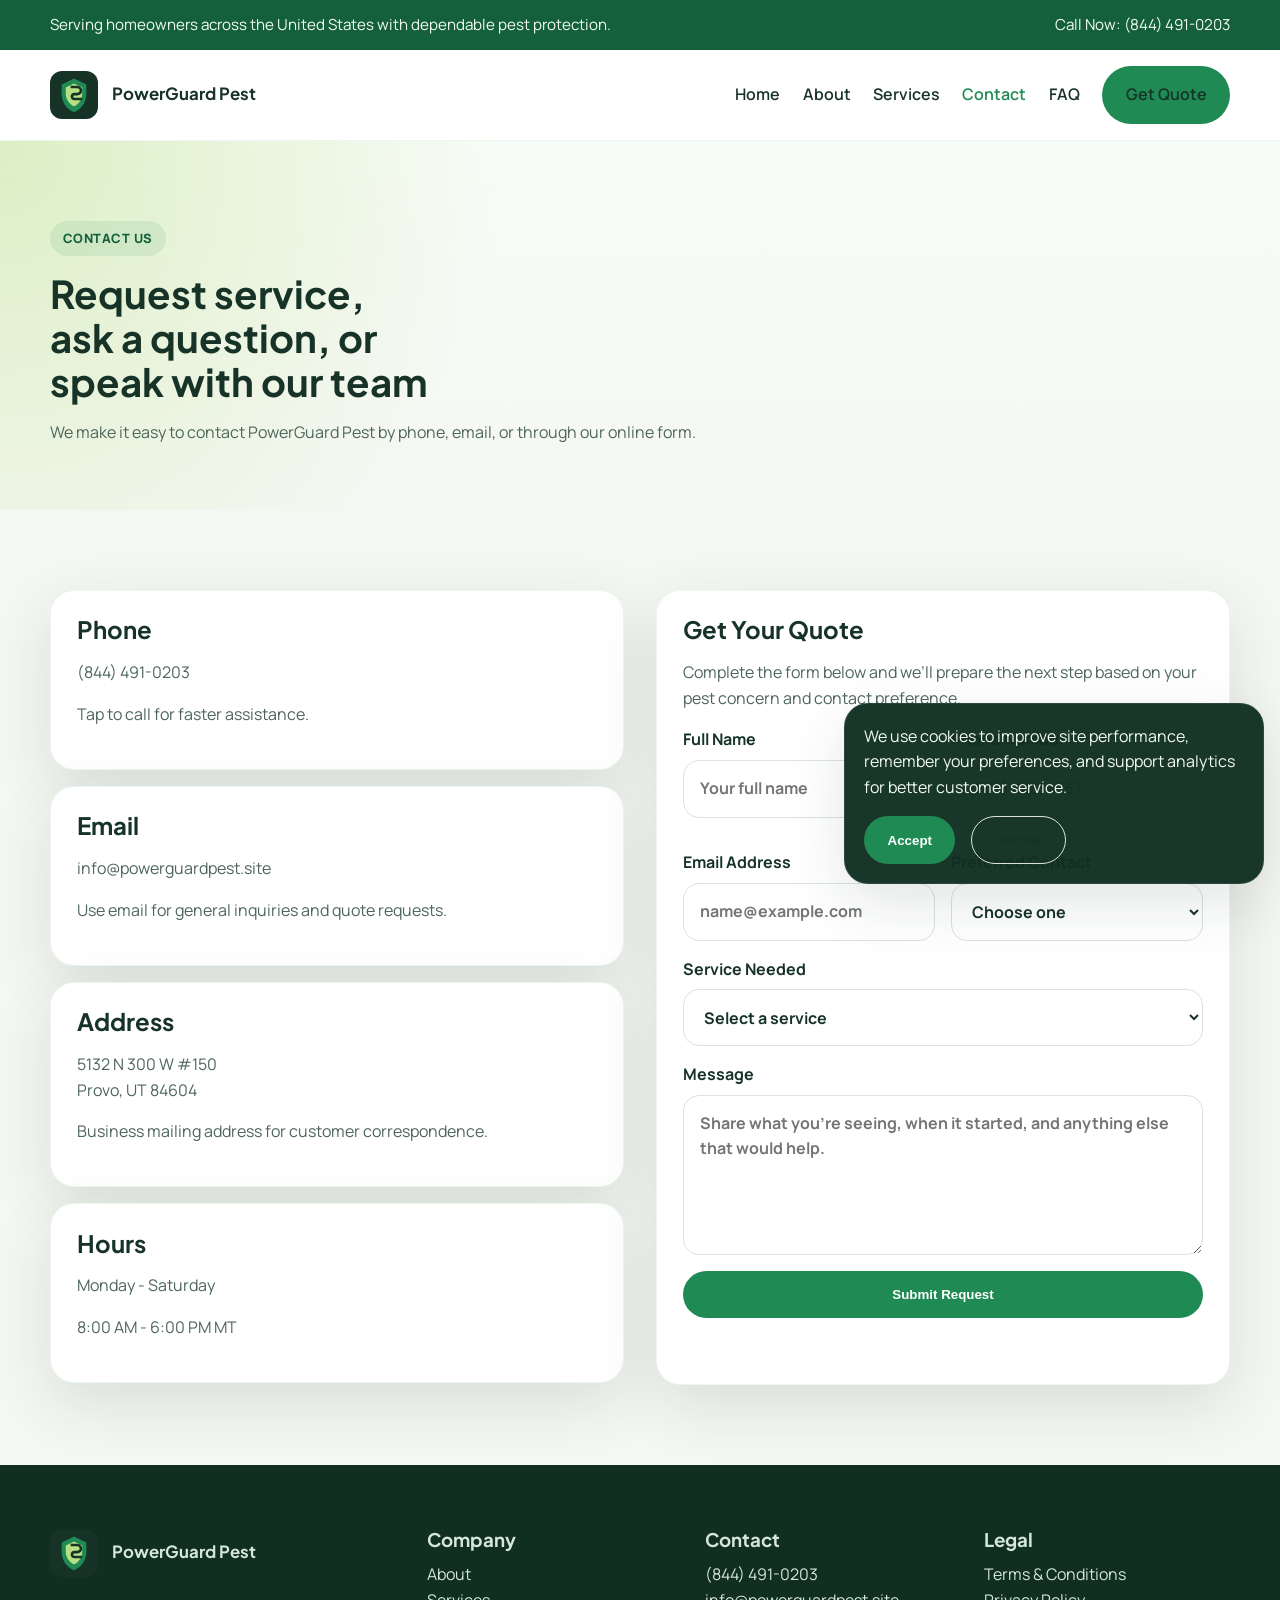
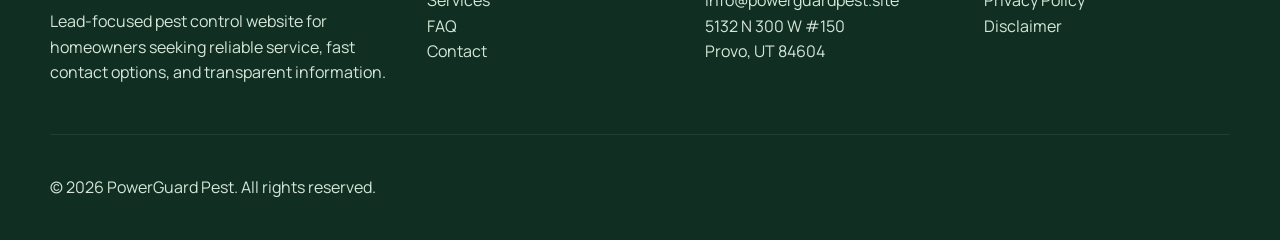
<file: contact.html>
<!DOCTYPE html>
<html lang="en">
<head>
  <meta charset="UTF-8">
  <meta name="viewport" content="width=device-width, initial-scale=1.0">
  <title>Contact PowerGuard Pest | Request A Quote</title>
  <meta name="description" content="Contact PowerGuard Pest by phone, email, or form submission to request a quote for pest control service.">
  <meta name="robots" content="index, follow">
  <link rel="preconnect" href="https://fonts.googleapis.com">
  <link rel="preconnect" href="https://fonts.gstatic.com" crossorigin>
  <link href="https://fonts.googleapis.com/css2?family=Manrope:wght@400;500;600;700;800&family=Plus+Jakarta+Sans:wght@500;600;700&display=swap" rel="stylesheet">
  <link rel="stylesheet" href="css/styles.css">
</head>
<body>
  <div class="topbar">
    <div class="container topbar-inner">
      <p>Serving homeowners across the United States with dependable pest protection.</p>
      <a href="tel:8444910203">Call Now: (844) 491-0203</a>
    </div>
  </div>
  <header class="site-header">
    <div class="container header-inner">
      <a class="brand" href="index.html" aria-label="PowerGuard Pest home">
        <img src="images/logo.svg" alt="PowerGuard Pest logo">
        <span>PowerGuard Pest</span>
      </a>
      <button class="menu-toggle" type="button" aria-expanded="false" aria-controls="site-nav">
        <span></span><span></span><span></span><span class="sr-only">Open navigation menu</span>
      </button>
      <nav class="site-nav" id="site-nav" aria-label="Primary navigation">
        <a href="index.html">Home</a>
        <a href="about.html">About</a>
        <a href="services.html">Services</a>
        <a class="active" href="contact.html">Contact</a>
        <a href="faq.html">FAQ</a>
        <a class="button button-primary" href="#quote-form">Get Quote</a>
      </nav>
    </div>
  </header>

  <main>
    <section class="page-hero">
      <div class="container">
        <span class="eyebrow">Contact Us</span>
        <h1>Request service, ask a question, or speak with our team</h1>
        <p>We make it easy to contact PowerGuard Pest by phone, email, or through our online form.</p>
      </div>
    </section>
    <section class="section">
      <div class="container split contact-layout">
        <div class="contact-info">
          <article class="card contact-card"><h2>Phone</h2><p><a href="tel:8444910203">(844) 491-0203</a></p><p>Tap to call for faster assistance.</p></article>
          <article class="card contact-card"><h2>Email</h2><p><a href="mailto:info@powerguardpest.site">info@powerguardpest.site</a></p><p>Use email for general inquiries and quote requests.</p></article>
          <article class="card contact-card"><h2>Address</h2><p>5132 N 300 W #150<br>Provo, UT 84604</p><p>Business mailing address for customer correspondence.</p></article>
          <article class="card contact-card"><h2>Hours</h2><p>Monday - Saturday</p><p>8:00 AM - 6:00 PM MT</p></article>
        </div>
        <div class="card hero-form" id="quote-form">
          <h2>Get Your Quote</h2>
          <p>Complete the form below and we’ll prepare the next step based on your pest concern and contact preference.</p>
          <form class="lead-form js-lead-form" data-form-name="Contact Page Quote Form">
            <div class="form-grid">
              <label>Full Name<input type="text" name="name" placeholder="Your full name" required></label>
              <label>Phone Number<input type="tel" name="phone" placeholder="(555) 123-4567" required></label>
              <label>Email Address<input type="email" name="email" placeholder="name@example.com" required></label>
              <label>Preferred Contact
                <select name="preferred_contact" required>
                  <option value="">Choose one</option>
                  <option>Phone</option>
                  <option>Email</option>
                </select>
              </label>
            </div>
            <label>Service Needed
              <select name="service" required>
                <option value="">Select a service</option>
                <option>General Pest Control</option>
                <option>Termite Defense</option>
                <option>Rodent Control</option>
                <option>Mosquito Treatment</option>
                <option>Emergency Pest Response</option>
              </select>
            </label>
            <label>Message<textarea name="message" rows="5" placeholder="Share what you're seeing, when it started, and anything else that would help." required></textarea></label>
            <button class="button button-primary button-block" type="submit">Submit Request</button>
            <p class="form-status" aria-live="polite"></p>
          </form>
        </div>
      </div>
    </section>
  </main>

  <footer class="site-footer">
    <div class="container footer-grid">
      <div><a class="brand footer-brand" href="index.html"><img src="images/logo.svg" alt="PowerGuard Pest logo"><span>PowerGuard Pest</span></a><p>Lead-focused pest control website for homeowners seeking reliable service, fast contact options, and transparent information.</p></div>
      <div><h3>Company</h3><ul><li><a href="about.html">About</a></li><li><a href="services.html">Services</a></li><li><a href="faq.html">FAQ</a></li><li><a href="contact.html">Contact</a></li></ul></div>
      <div><h3>Contact</h3><ul><li><a href="tel:8444910203">(844) 491-0203</a></li><li><a href="mailto:info@powerguardpest.site">info@powerguardpest.site</a></li><li>5132 N 300 W #150<br>Provo, UT 84604</li></ul></div>
      <div><h3>Legal</h3><ul><li><a href="terms.html">Terms &amp; Conditions</a></li><li><a href="privacy.html">Privacy Policy</a></li><li><a href="disclaimer.html">Disclaimer</a></li></ul></div>
    </div>
    <div class="container footer-bottom"><p>&copy; <span class="js-year"></span> PowerGuard Pest. All rights reserved.</p></div>
  </footer>

  <div class="cookie-banner" id="cookie-banner" aria-live="polite">
    <p>We use cookies to improve site performance, remember your preferences, and support analytics for better customer service.</p>
    <div class="cookie-actions">
      <button class="button button-primary" id="accept-cookies" type="button">Accept</button>
      <button class="button button-secondary" id="decline-cookies" type="button">Decline</button>
    </div>
  </div>

  <script src="js/main.js"></script>
</body>
</html>
</file>
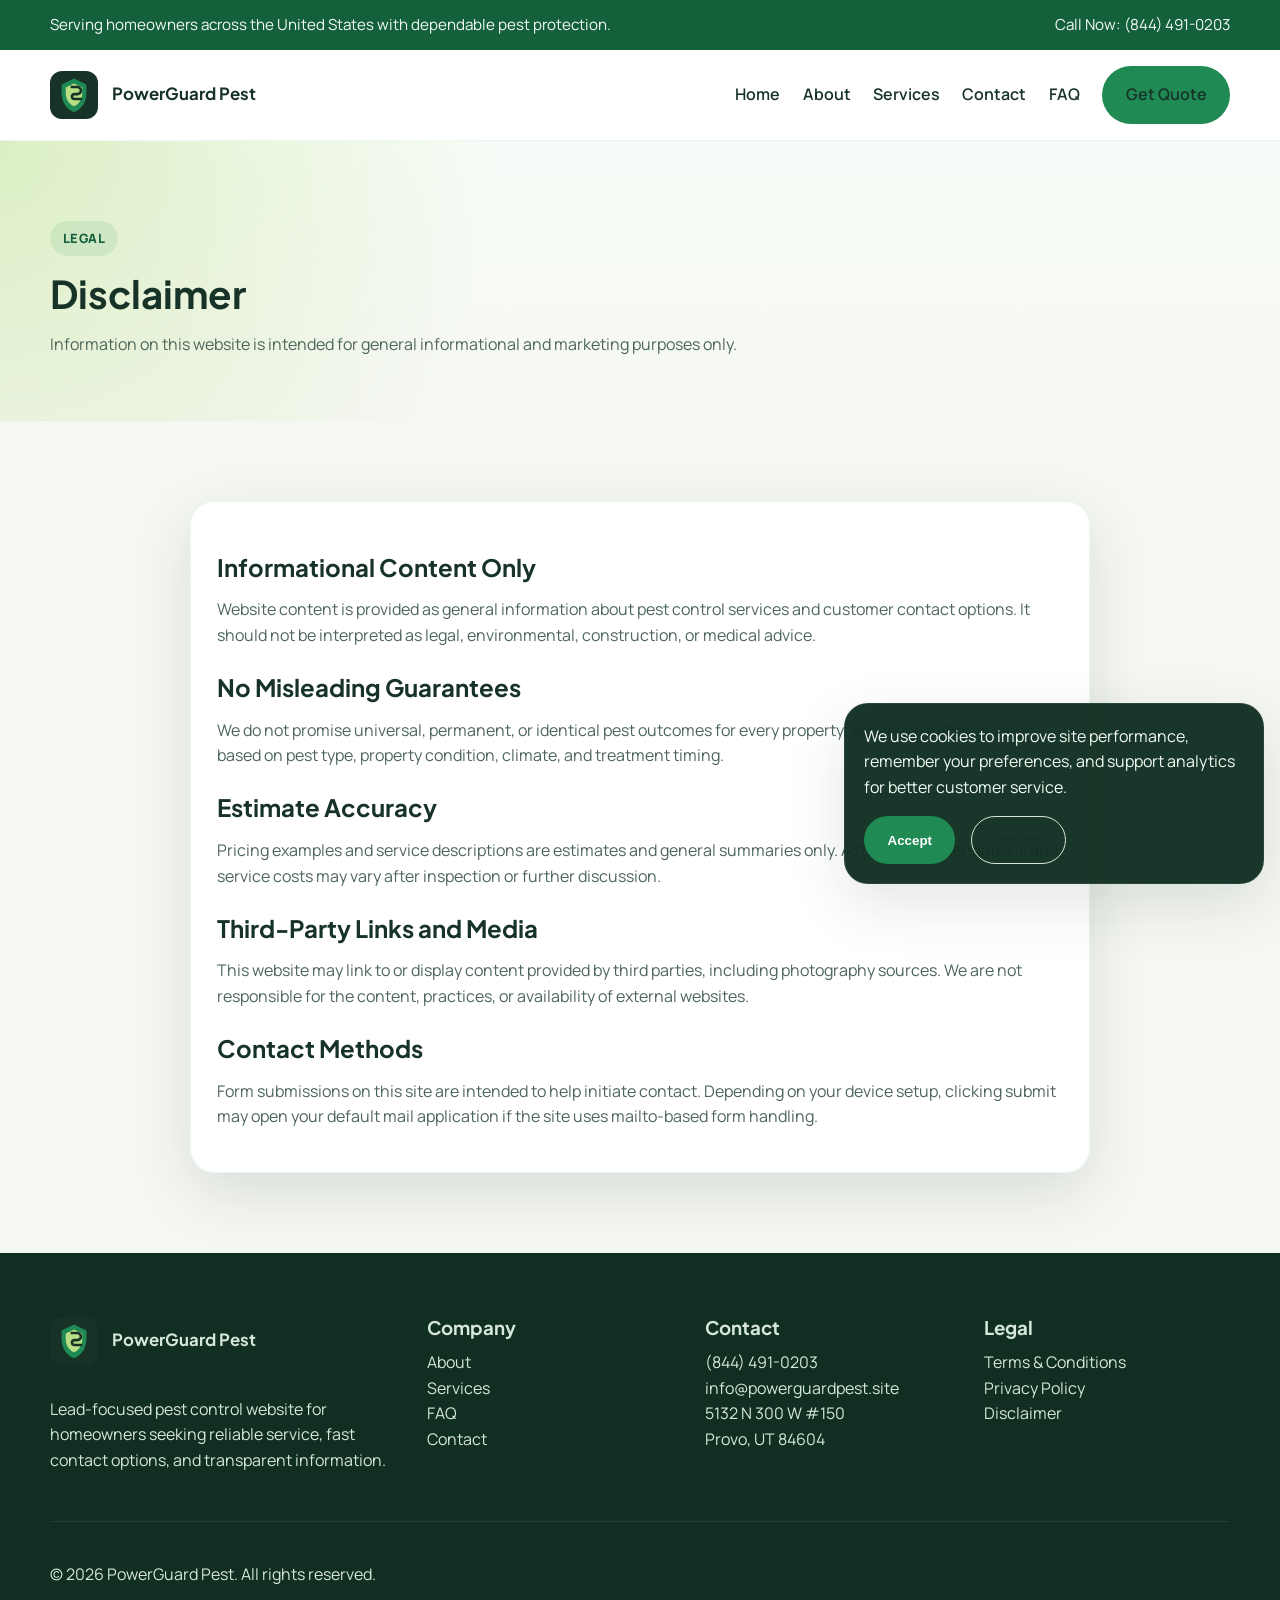
<file: disclaimer.html>
<!DOCTYPE html>
<html lang="en">
<head>
  <meta charset="UTF-8">
  <meta name="viewport" content="width=device-width, initial-scale=1.0">
  <title>Disclaimer | PowerGuard Pest</title>
  <meta name="description" content="Review the PowerGuard Pest website disclaimer covering informational content, estimates, and third-party references.">
  <meta name="robots" content="index, follow">
  <link rel="preconnect" href="https://fonts.googleapis.com">
  <link rel="preconnect" href="https://fonts.gstatic.com" crossorigin>
  <link href="https://fonts.googleapis.com/css2?family=Manrope:wght@400;500;600;700;800&family=Plus+Jakarta+Sans:wght@500;600;700&display=swap" rel="stylesheet">
  <link rel="stylesheet" href="css/styles.css">
</head>
<body>
  <div class="topbar"><div class="container topbar-inner"><p>Serving homeowners across the United States with dependable pest protection.</p><a href="tel:8444910203">Call Now: (844) 491-0203</a></div></div>
  <header class="site-header">
    <div class="container header-inner">
      <a class="brand" href="index.html" aria-label="PowerGuard Pest home"><img src="images/logo.svg" alt="PowerGuard Pest logo"><span>PowerGuard Pest</span></a>
      <button class="menu-toggle" type="button" aria-expanded="false" aria-controls="site-nav"><span></span><span></span><span></span><span class="sr-only">Open navigation menu</span></button>
      <nav class="site-nav" id="site-nav" aria-label="Primary navigation">
        <a href="index.html">Home</a><a href="about.html">About</a><a href="services.html">Services</a><a href="contact.html">Contact</a><a href="faq.html">FAQ</a><a class="button button-primary" href="contact.html#quote-form">Get Quote</a>
      </nav>
    </div>
  </header>
  <main>
    <section class="page-hero"><div class="container"><span class="eyebrow">Legal</span><h1>Disclaimer</h1><p>Information on this website is intended for general informational and marketing purposes only.</p></div></section>
    <section class="section"><div class="container legal-copy card"><h2>Informational Content Only</h2><p>Website content is provided as general information about pest control services and customer contact options. It should not be interpreted as legal, environmental, construction, or medical advice.</p><h2>No Misleading Guarantees</h2><p>We do not promise universal, permanent, or identical pest outcomes for every property. Service results can vary based on pest type, property condition, climate, and treatment timing.</p><h2>Estimate Accuracy</h2><p>Pricing examples and service descriptions are estimates and general summaries only. Actual recommendations and service costs may vary after inspection or further discussion.</p><h2>Third-Party Links and Media</h2><p>This website may link to or display content provided by third parties, including photography sources. We are not responsible for the content, practices, or availability of external websites.</p><h2>Contact Methods</h2><p>Form submissions on this site are intended to help initiate contact. Depending on your device setup, clicking submit may open your default mail application if the site uses mailto-based form handling.</p></div></section>
  </main>
  <footer class="site-footer">
    <div class="container footer-grid">
      <div><a class="brand footer-brand" href="index.html"><img src="images/logo.svg" alt="PowerGuard Pest logo"><span>PowerGuard Pest</span></a><p>Lead-focused pest control website for homeowners seeking reliable service, fast contact options, and transparent information.</p></div>
      <div><h3>Company</h3><ul><li><a href="about.html">About</a></li><li><a href="services.html">Services</a></li><li><a href="faq.html">FAQ</a></li><li><a href="contact.html">Contact</a></li></ul></div>
      <div><h3>Contact</h3><ul><li><a href="tel:8444910203">(844) 491-0203</a></li><li><a href="mailto:info@powerguardpest.site">info@powerguardpest.site</a></li><li>5132 N 300 W #150<br>Provo, UT 84604</li></ul></div>
      <div><h3>Legal</h3><ul><li><a href="terms.html">Terms &amp; Conditions</a></li><li><a href="privacy.html">Privacy Policy</a></li><li><a href="disclaimer.html">Disclaimer</a></li></ul></div>
    </div>
    <div class="container footer-bottom"><p>&copy; <span class="js-year"></span> PowerGuard Pest. All rights reserved.</p></div>
  </footer>
  <div class="cookie-banner" id="cookie-banner" aria-live="polite"><p>We use cookies to improve site performance, remember your preferences, and support analytics for better customer service.</p><div class="cookie-actions"><button class="button button-primary" id="accept-cookies" type="button">Accept</button><button class="button button-secondary" id="decline-cookies" type="button">Decline</button></div></div>
  <script src="js/main.js"></script>
</body>
</html>
</file>
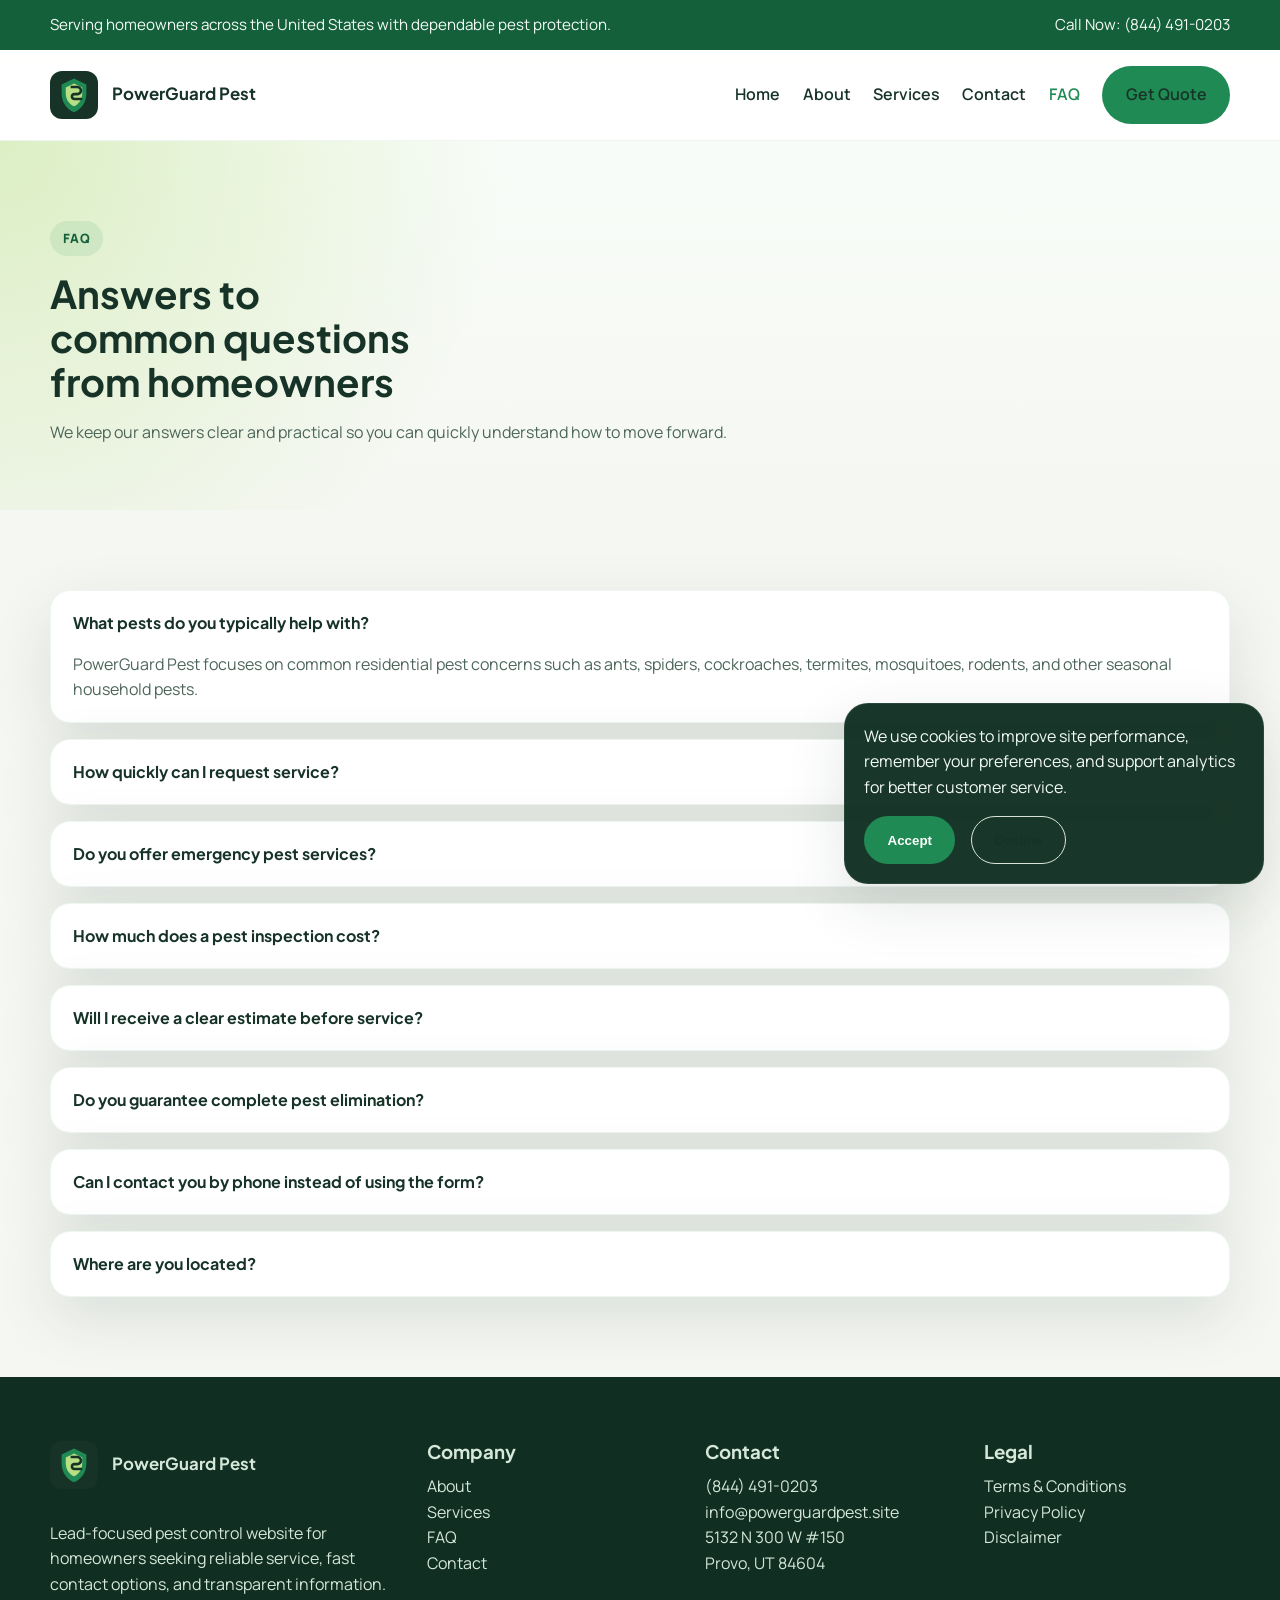
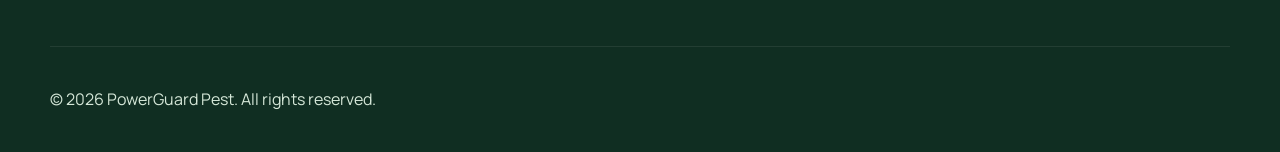
<file: faq.html>
<!DOCTYPE html>
<html lang="en">
<head>
  <meta charset="UTF-8">
  <meta name="viewport" content="width=device-width, initial-scale=1.0">
  <title>Frequently Asked Questions | PowerGuard Pest</title>
  <meta name="description" content="Review common questions about PowerGuard Pest services, scheduling, estimates, and what to expect from pest control support.">
  <meta name="robots" content="index, follow">
  <link rel="preconnect" href="https://fonts.googleapis.com">
  <link rel="preconnect" href="https://fonts.gstatic.com" crossorigin>
  <link href="https://fonts.googleapis.com/css2?family=Manrope:wght@400;500;600;700;800&family=Plus+Jakarta+Sans:wght@500;600;700&display=swap" rel="stylesheet">
  <link rel="stylesheet" href="css/styles.css">
</head>
<body>
  <div class="topbar"><div class="container topbar-inner"><p>Serving homeowners across the United States with dependable pest protection.</p><a href="tel:8444910203">Call Now: (844) 491-0203</a></div></div>
  <header class="site-header">
    <div class="container header-inner">
      <a class="brand" href="index.html" aria-label="PowerGuard Pest home"><img src="images/logo.svg" alt="PowerGuard Pest logo"><span>PowerGuard Pest</span></a>
      <button class="menu-toggle" type="button" aria-expanded="false" aria-controls="site-nav"><span></span><span></span><span></span><span class="sr-only">Open navigation menu</span></button>
      <nav class="site-nav" id="site-nav" aria-label="Primary navigation">
        <a href="index.html">Home</a><a href="about.html">About</a><a href="services.html">Services</a><a href="contact.html">Contact</a><a class="active" href="faq.html">FAQ</a><a class="button button-primary" href="contact.html#quote-form">Get Quote</a>
      </nav>
    </div>
  </header>
  <main>
    <section class="page-hero"><div class="container"><span class="eyebrow">FAQ</span><h1>Answers to common questions from homeowners</h1><p>We keep our answers clear and practical so you can quickly understand how to move forward.</p></div></section>
    <section class="section">
      <div class="container faq-list">
        <details class="faq-item" open><summary>What pests do you typically help with?</summary><p>PowerGuard Pest focuses on common residential pest concerns such as ants, spiders, cockroaches, termites, mosquitoes, rodents, and other seasonal household pests.</p></details>
        <details class="faq-item"><summary>How quickly can I request service?</summary><p>You can call, email, or submit a form request at any time. Response timing depends on service demand and availability, but the site is built to make that first step fast and simple.</p></details>
        <details class="faq-item"><summary>Do you offer emergency pest services?</summary><p>Yes. Emergency pest response is available for urgent situations. Availability may vary depending on your location and current scheduling demand.</p></details>
        <details class="faq-item"><summary>How much does a pest inspection cost?</summary><p>Our pricing section includes a starting inspection price of $99. Final pricing can vary depending on the property, pest type, and service scope.</p></details>
        <details class="faq-item"><summary>Will I receive a clear estimate before service?</summary><p>Yes. We aim to provide transparent service guidance and pricing information before work is scheduled, with recommendations based on what you share and what the inspection reveals.</p></details>
        <details class="faq-item"><summary>Do you guarantee complete pest elimination?</summary><p>No service provider can ethically guarantee identical results in every property or environment. We avoid misleading claims and focus on practical treatment plans, monitoring, and follow-up guidance.</p></details>
        <details class="faq-item"><summary>Can I contact you by phone instead of using the form?</summary><p>Absolutely. Tap the click-to-call links throughout the site to call <a href="tel:8444910203">(844) 491-0203</a> directly.</p></details>
        <details class="faq-item"><summary>Where are you located?</summary><p>Our business mailing address is 5132 N 300 W #150, Provo, UT 84604.</p></details>
      </div>
    </section>
  </main>
  <footer class="site-footer">
    <div class="container footer-grid">
      <div><a class="brand footer-brand" href="index.html"><img src="images/logo.svg" alt="PowerGuard Pest logo"><span>PowerGuard Pest</span></a><p>Lead-focused pest control website for homeowners seeking reliable service, fast contact options, and transparent information.</p></div>
      <div><h3>Company</h3><ul><li><a href="about.html">About</a></li><li><a href="services.html">Services</a></li><li><a href="faq.html">FAQ</a></li><li><a href="contact.html">Contact</a></li></ul></div>
      <div><h3>Contact</h3><ul><li><a href="tel:8444910203">(844) 491-0203</a></li><li><a href="mailto:info@powerguardpest.site">info@powerguardpest.site</a></li><li>5132 N 300 W #150<br>Provo, UT 84604</li></ul></div>
      <div><h3>Legal</h3><ul><li><a href="terms.html">Terms &amp; Conditions</a></li><li><a href="privacy.html">Privacy Policy</a></li><li><a href="disclaimer.html">Disclaimer</a></li></ul></div>
    </div>
    <div class="container footer-bottom"><p>&copy; <span class="js-year"></span> PowerGuard Pest. All rights reserved.</p></div>
  </footer>
  <div class="cookie-banner" id="cookie-banner" aria-live="polite"><p>We use cookies to improve site performance, remember your preferences, and support analytics for better customer service.</p><div class="cookie-actions"><button class="button button-primary" id="accept-cookies" type="button">Accept</button><button class="button button-secondary" id="decline-cookies" type="button">Decline</button></div></div>
  <script src="js/main.js"></script>
</body>
</html>
</file>
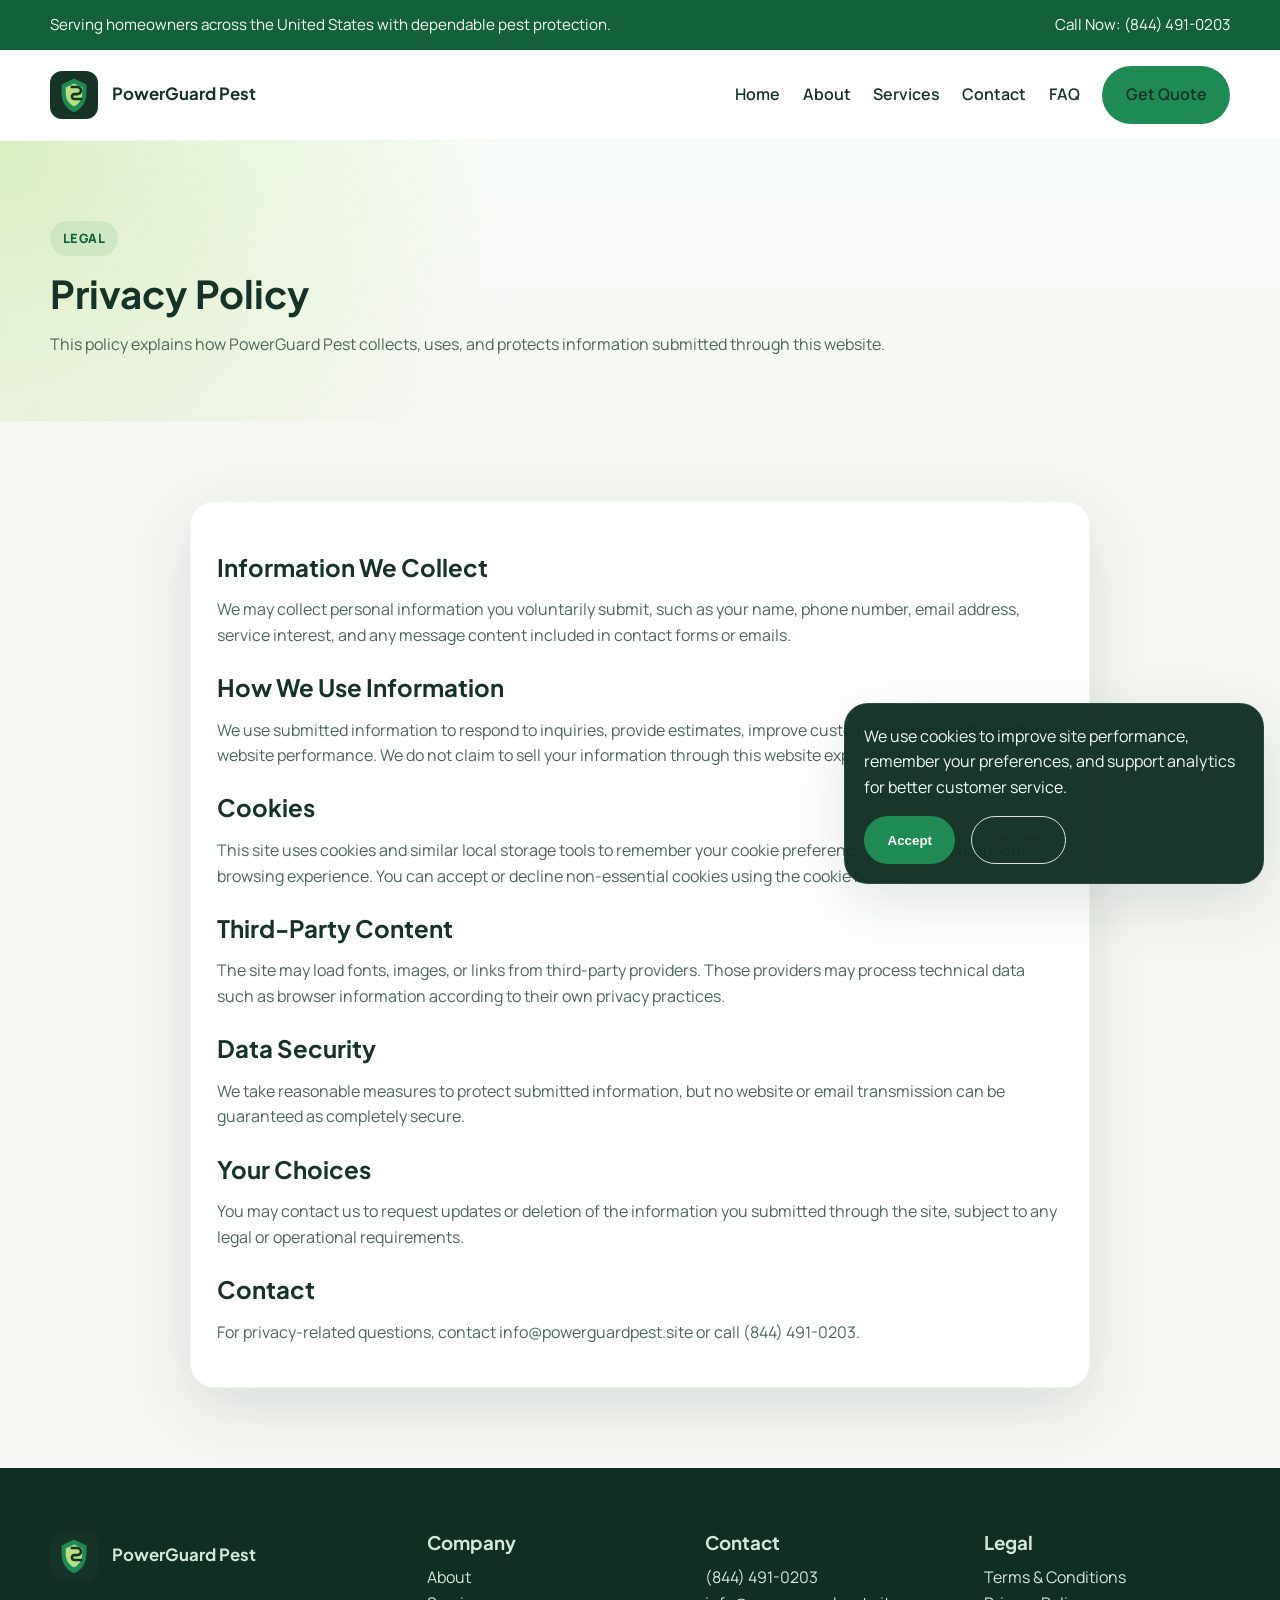
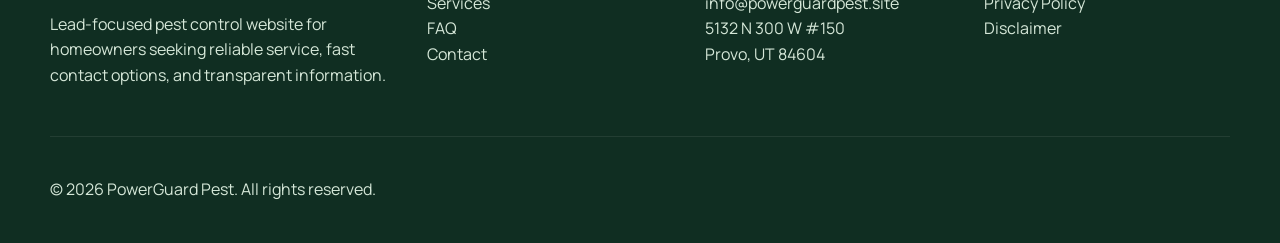
<file: privacy.html>
<!DOCTYPE html>
<html lang="en">
<head>
  <meta charset="UTF-8">
  <meta name="viewport" content="width=device-width, initial-scale=1.0">
  <title>Privacy Policy | PowerGuard Pest</title>
  <meta name="description" content="Read the PowerGuard Pest Privacy Policy to understand what information we collect and how we use it.">
  <meta name="robots" content="index, follow">
  <link rel="preconnect" href="https://fonts.googleapis.com">
  <link rel="preconnect" href="https://fonts.gstatic.com" crossorigin>
  <link href="https://fonts.googleapis.com/css2?family=Manrope:wght@400;500;600;700;800&family=Plus+Jakarta+Sans:wght@500;600;700&display=swap" rel="stylesheet">
  <link rel="stylesheet" href="css/styles.css">
</head>
<body>
  <div class="topbar"><div class="container topbar-inner"><p>Serving homeowners across the United States with dependable pest protection.</p><a href="tel:8444910203">Call Now: (844) 491-0203</a></div></div>
  <header class="site-header">
    <div class="container header-inner">
      <a class="brand" href="index.html" aria-label="PowerGuard Pest home"><img src="images/logo.svg" alt="PowerGuard Pest logo"><span>PowerGuard Pest</span></a>
      <button class="menu-toggle" type="button" aria-expanded="false" aria-controls="site-nav"><span></span><span></span><span></span><span class="sr-only">Open navigation menu</span></button>
      <nav class="site-nav" id="site-nav" aria-label="Primary navigation">
        <a href="index.html">Home</a><a href="about.html">About</a><a href="services.html">Services</a><a href="contact.html">Contact</a><a href="faq.html">FAQ</a><a class="button button-primary" href="contact.html#quote-form">Get Quote</a>
      </nav>
    </div>
  </header>
  <main>
    <section class="page-hero"><div class="container"><span class="eyebrow">Legal</span><h1>Privacy Policy</h1><p>This policy explains how PowerGuard Pest collects, uses, and protects information submitted through this website.</p></div></section>
    <section class="section"><div class="container legal-copy card"><h2>Information We Collect</h2><p>We may collect personal information you voluntarily submit, such as your name, phone number, email address, service interest, and any message content included in contact forms or emails.</p><h2>How We Use Information</h2><p>We use submitted information to respond to inquiries, provide estimates, improve customer support, and maintain website performance. We do not claim to sell your information through this website experience.</p><h2>Cookies</h2><p>This site uses cookies and similar local storage tools to remember your cookie preference and support a smoother browsing experience. You can accept or decline non-essential cookies using the cookie banner.</p><h2>Third-Party Content</h2><p>The site may load fonts, images, or links from third-party providers. Those providers may process technical data such as browser information according to their own privacy practices.</p><h2>Data Security</h2><p>We take reasonable measures to protect submitted information, but no website or email transmission can be guaranteed as completely secure.</p><h2>Your Choices</h2><p>You may contact us to request updates or deletion of the information you submitted through the site, subject to any legal or operational requirements.</p><h2>Contact</h2><p>For privacy-related questions, contact <a href="mailto:info@powerguardpest.site">info@powerguardpest.site</a> or call <a href="tel:8444910203">(844) 491-0203</a>.</p></div></section>
  </main>
  <footer class="site-footer">
    <div class="container footer-grid">
      <div><a class="brand footer-brand" href="index.html"><img src="images/logo.svg" alt="PowerGuard Pest logo"><span>PowerGuard Pest</span></a><p>Lead-focused pest control website for homeowners seeking reliable service, fast contact options, and transparent information.</p></div>
      <div><h3>Company</h3><ul><li><a href="about.html">About</a></li><li><a href="services.html">Services</a></li><li><a href="faq.html">FAQ</a></li><li><a href="contact.html">Contact</a></li></ul></div>
      <div><h3>Contact</h3><ul><li><a href="tel:8444910203">(844) 491-0203</a></li><li><a href="mailto:info@powerguardpest.site">info@powerguardpest.site</a></li><li>5132 N 300 W #150<br>Provo, UT 84604</li></ul></div>
      <div><h3>Legal</h3><ul><li><a href="terms.html">Terms &amp; Conditions</a></li><li><a href="privacy.html">Privacy Policy</a></li><li><a href="disclaimer.html">Disclaimer</a></li></ul></div>
    </div>
    <div class="container footer-bottom"><p>&copy; <span class="js-year"></span> PowerGuard Pest. All rights reserved.</p></div>
  </footer>
  <div class="cookie-banner" id="cookie-banner" aria-live="polite"><p>We use cookies to improve site performance, remember your preferences, and support analytics for better customer service.</p><div class="cookie-actions"><button class="button button-primary" id="accept-cookies" type="button">Accept</button><button class="button button-secondary" id="decline-cookies" type="button">Decline</button></div></div>
  <script src="js/main.js"></script>
</body>
</html>
</file>
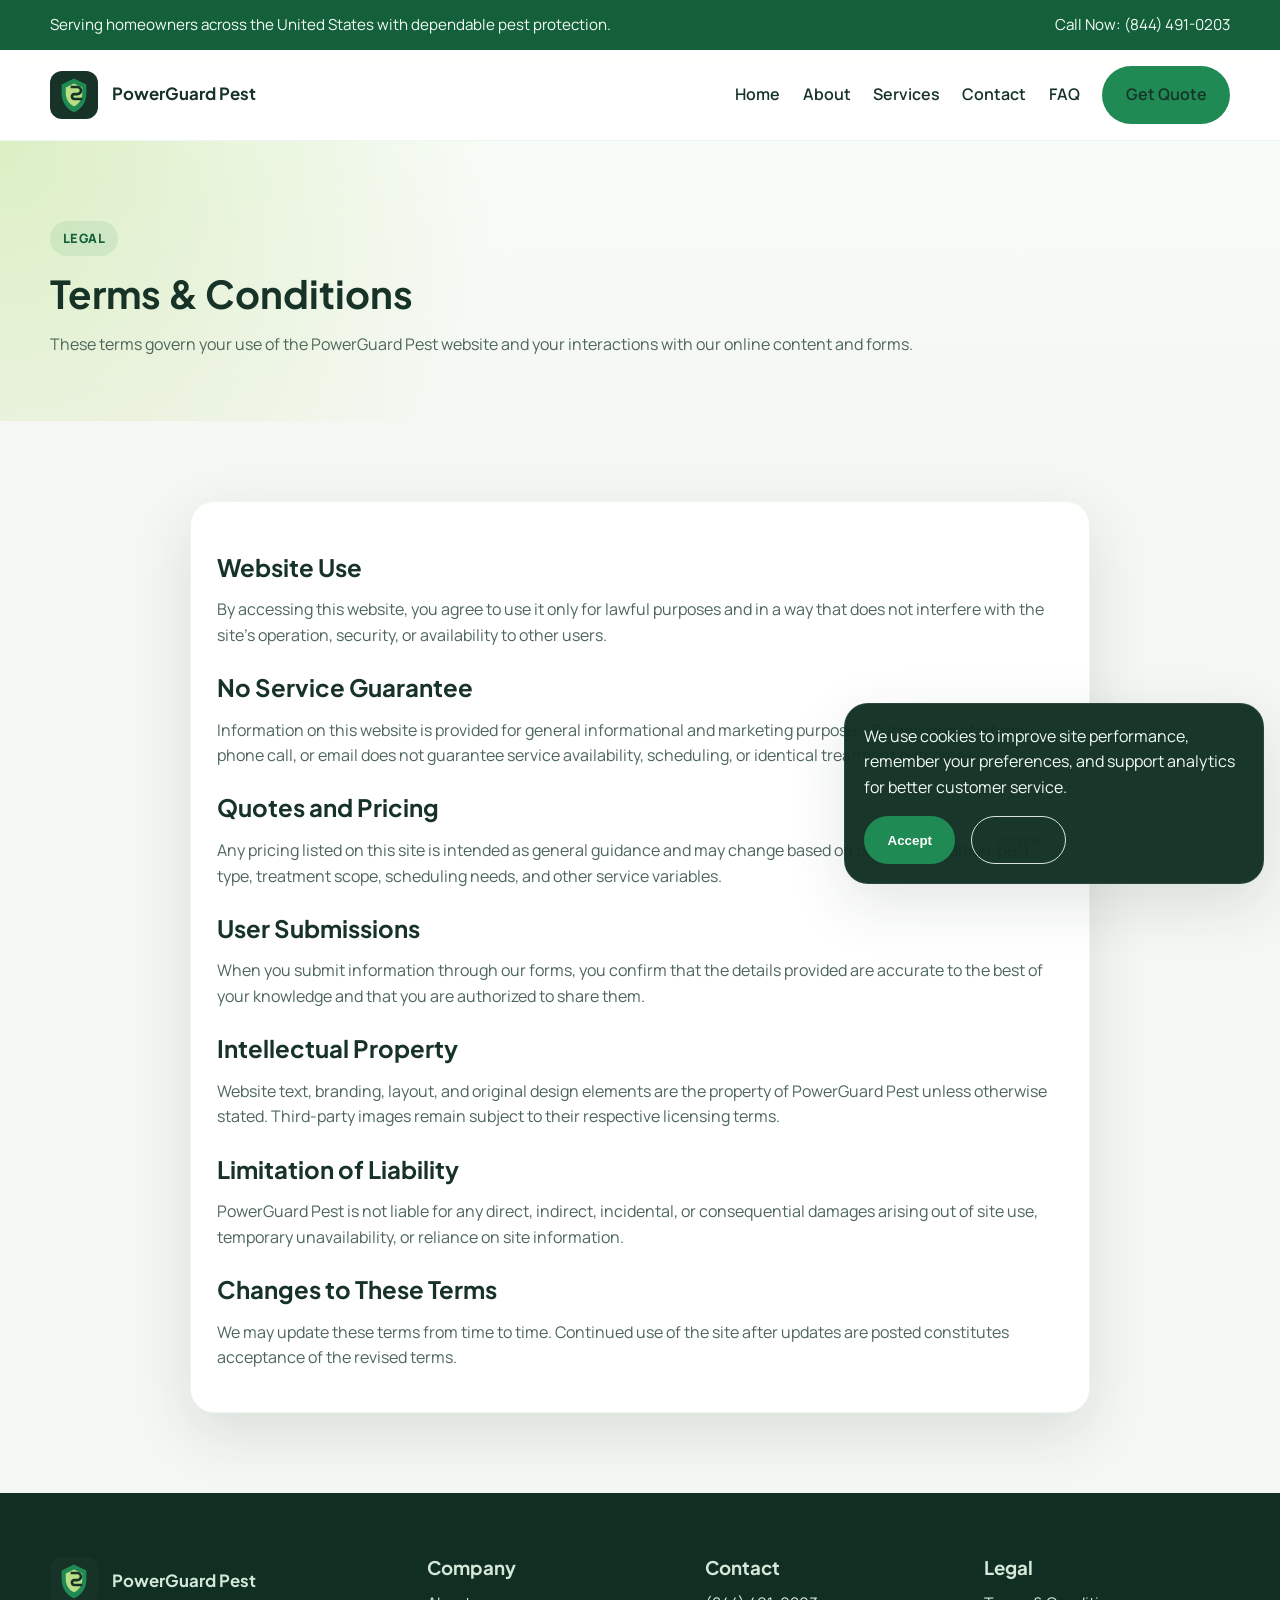
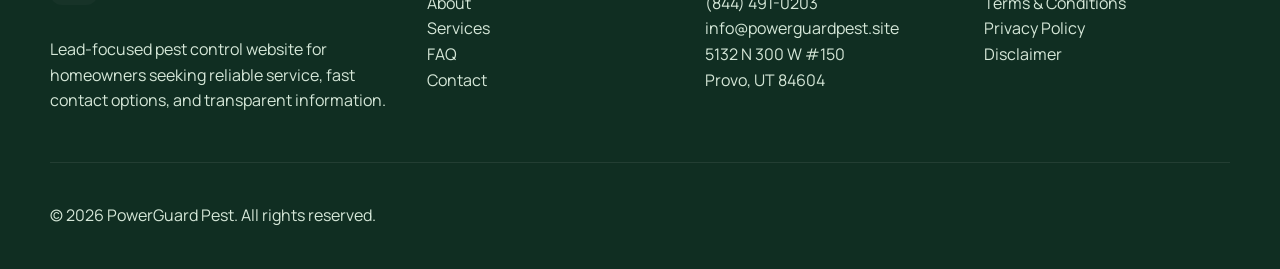
<file: terms.html>
<!DOCTYPE html>
<html lang="en">
<head>
  <meta charset="UTF-8">
  <meta name="viewport" content="width=device-width, initial-scale=1.0">
  <title>Terms &amp; Conditions | PowerGuard Pest</title>
  <meta name="description" content="Read the Terms & Conditions for using the PowerGuard Pest website and contacting our business.">
  <meta name="robots" content="index, follow">
  <link rel="preconnect" href="https://fonts.googleapis.com">
  <link rel="preconnect" href="https://fonts.gstatic.com" crossorigin>
  <link href="https://fonts.googleapis.com/css2?family=Manrope:wght@400;500;600;700;800&family=Plus+Jakarta+Sans:wght@500;600;700&display=swap" rel="stylesheet">
  <link rel="stylesheet" href="css/styles.css">
</head>
<body>
  <div class="topbar"><div class="container topbar-inner"><p>Serving homeowners across the United States with dependable pest protection.</p><a href="tel:8444910203">Call Now: (844) 491-0203</a></div></div>
  <header class="site-header">
    <div class="container header-inner">
      <a class="brand" href="index.html" aria-label="PowerGuard Pest home"><img src="images/logo.svg" alt="PowerGuard Pest logo"><span>PowerGuard Pest</span></a>
      <button class="menu-toggle" type="button" aria-expanded="false" aria-controls="site-nav"><span></span><span></span><span></span><span class="sr-only">Open navigation menu</span></button>
      <nav class="site-nav" id="site-nav" aria-label="Primary navigation">
        <a href="index.html">Home</a><a href="about.html">About</a><a href="services.html">Services</a><a href="contact.html">Contact</a><a href="faq.html">FAQ</a><a class="button button-primary" href="contact.html#quote-form">Get Quote</a>
      </nav>
    </div>
  </header>
  <main>
    <section class="page-hero"><div class="container"><span class="eyebrow">Legal</span><h1>Terms &amp; Conditions</h1><p>These terms govern your use of the PowerGuard Pest website and your interactions with our online content and forms.</p></div></section>
    <section class="section"><div class="container legal-copy card"><h2>Website Use</h2><p>By accessing this website, you agree to use it only for lawful purposes and in a way that does not interfere with the site’s operation, security, or availability to other users.</p><h2>No Service Guarantee</h2><p>Information on this website is provided for general informational and marketing purposes. Submission of a form, phone call, or email does not guarantee service availability, scheduling, or identical treatment outcomes.</p><h2>Quotes and Pricing</h2><p>Any pricing listed on this site is intended as general guidance and may change based on property condition, pest type, treatment scope, scheduling needs, and other service variables.</p><h2>User Submissions</h2><p>When you submit information through our forms, you confirm that the details provided are accurate to the best of your knowledge and that you are authorized to share them.</p><h2>Intellectual Property</h2><p>Website text, branding, layout, and original design elements are the property of PowerGuard Pest unless otherwise stated. Third-party images remain subject to their respective licensing terms.</p><h2>Limitation of Liability</h2><p>PowerGuard Pest is not liable for any direct, indirect, incidental, or consequential damages arising out of site use, temporary unavailability, or reliance on site information.</p><h2>Changes to These Terms</h2><p>We may update these terms from time to time. Continued use of the site after updates are posted constitutes acceptance of the revised terms.</p></div></section>
  </main>
  <footer class="site-footer">
    <div class="container footer-grid">
      <div><a class="brand footer-brand" href="index.html"><img src="images/logo.svg" alt="PowerGuard Pest logo"><span>PowerGuard Pest</span></a><p>Lead-focused pest control website for homeowners seeking reliable service, fast contact options, and transparent information.</p></div>
      <div><h3>Company</h3><ul><li><a href="about.html">About</a></li><li><a href="services.html">Services</a></li><li><a href="faq.html">FAQ</a></li><li><a href="contact.html">Contact</a></li></ul></div>
      <div><h3>Contact</h3><ul><li><a href="tel:8444910203">(844) 491-0203</a></li><li><a href="mailto:info@powerguardpest.site">info@powerguardpest.site</a></li><li>5132 N 300 W #150<br>Provo, UT 84604</li></ul></div>
      <div><h3>Legal</h3><ul><li><a href="terms.html">Terms &amp; Conditions</a></li><li><a href="privacy.html">Privacy Policy</a></li><li><a href="disclaimer.html">Disclaimer</a></li></ul></div>
    </div>
    <div class="container footer-bottom"><p>&copy; <span class="js-year"></span> PowerGuard Pest. All rights reserved.</p></div>
  </footer>
  <div class="cookie-banner" id="cookie-banner" aria-live="polite"><p>We use cookies to improve site performance, remember your preferences, and support analytics for better customer service.</p><div class="cookie-actions"><button class="button button-primary" id="accept-cookies" type="button">Accept</button><button class="button button-secondary" id="decline-cookies" type="button">Decline</button></div></div>
  <script src="js/main.js"></script>
</body>
</html>
</file>
<file: css/styles.css>
:root {
  --bg: #f5f7f2;
  --surface: #ffffff;
  --surface-muted: #edf5eb;
  --text: #173328;
  --text-soft: #4d665a;
  --primary: #1f8a53;
  --primary-dark: #14603a;
  --accent: #b9df84;
  --border: #d8e4d8;
  --shadow: 0 20px 60px rgba(23, 51, 40, 0.12);
  --radius: 24px;
  --container: 1180px;
}

*,
*::before,
*::after {
  box-sizing: border-box;
}

html {
  scroll-behavior: smooth;
}

body {
  margin: 0;
  font-family: "Manrope", sans-serif;
  color: var(--text);
  background: var(--bg);
  line-height: 1.6;
}

img {
  display: block;
  max-width: 100%;
}

a {
  color: inherit;
  text-decoration: none;
}

p,
li {
  color: var(--text-soft);
}

h1,
h2,
h3,
h4 {
  margin: 0 0 0.75rem;
  color: var(--text);
  line-height: 1.15;
  font-family: "Plus Jakarta Sans", sans-serif;
}

ul {
  padding: 0;
  margin: 0;
  list-style: none;
}

.container {
  width: min(calc(100% - 2rem), var(--container));
  margin: 0 auto;
}

.topbar {
  background: var(--primary-dark);
  color: #f4fbf6;
  font-size: 0.95rem;
}

.topbar-inner {
  display: flex;
  justify-content: space-between;
  align-items: center;
  gap: 1rem;
  padding: 0.8rem 0;
}

.topbar p,
.topbar a {
  color: #f4fbf6;
  margin: 0;
}

.site-header {
  position: sticky;
  top: 0;
  z-index: 50;
  background: rgba(255, 255, 255, 0.94);
  backdrop-filter: blur(14px);
  border-bottom: 1px solid rgba(31, 138, 83, 0.08);
}

.header-inner {
  display: flex;
  align-items: center;
  justify-content: space-between;
  gap: 1rem;
  padding: 1rem 0;
}

.brand {
  display: inline-flex;
  align-items: center;
  gap: 0.85rem;
  font-family: "Plus Jakarta Sans", sans-serif;
  font-size: 1.05rem;
  font-weight: 700;
}

.brand img {
  width: 48px;
  height: 48px;
}

.site-nav {
  display: flex;
  align-items: center;
  gap: 1.4rem;
}

.site-nav a {
  font-weight: 600;
  color: var(--text);
}

.site-nav a.active {
  color: var(--primary);
}

.button {
  display: inline-flex;
  align-items: center;
  justify-content: center;
  padding: 0.95rem 1.4rem;
  border-radius: 999px;
  border: 1px solid transparent;
  font-weight: 700;
  transition: transform 0.2s ease, background-color 0.2s ease, color 0.2s ease, border-color 0.2s ease;
  cursor: pointer;
}

.button:hover,
.button:focus-visible {
  transform: translateY(-1px);
}

.button-primary {
  background: var(--primary);
  color: #fff;
}

.button-primary:hover,
.button-primary:focus-visible {
  background: var(--primary-dark);
}

.button-secondary {
  background: transparent;
  color: var(--text);
  border-color: var(--border);
}

.button-secondary:hover,
.button-secondary:focus-visible {
  border-color: var(--primary);
  color: var(--primary);
}

.button-block {
  width: 100%;
}

.hero {
  position: relative;
  overflow: hidden;
  background: linear-gradient(180deg, #f7fbf8 0%, #eef6ef 100%);
}

.hero-media {
  position: absolute;
  inset: 0;
  opacity: 0.18;
}

.hero-media img {
  width: 100%;
  height: 100%;
  object-fit: cover;
}

.hero-content {
  position: relative;
  display: grid;
  grid-template-columns: 1.15fr 0.85fr;
  gap: 2rem;
  align-items: center;
  min-height: 78vh;
  padding: 5rem 0;
}

.hero-copy h1 {
  font-size: clamp(2.6rem, 4vw, 4.7rem);
  max-width: 12ch;
}

.hero-copy p {
  max-width: 60ch;
  font-size: 1.05rem;
  margin-bottom: 1.6rem;
}

.hero-actions,
.cta-actions,
.cookie-actions {
  display: flex;
  flex-wrap: wrap;
  gap: 1rem;
}

.hero-badges {
  display: flex;
  flex-wrap: wrap;
  gap: 0.8rem;
  margin-top: 1.4rem;
}

.hero-badges li {
  padding: 0.65rem 1rem;
  border-radius: 999px;
  background: rgba(255, 255, 255, 0.78);
  border: 1px solid rgba(31, 138, 83, 0.12);
  color: var(--text);
  font-weight: 600;
}

.eyebrow {
  display: inline-block;
  margin-bottom: 1rem;
  padding: 0.45rem 0.8rem;
  border-radius: 999px;
  background: rgba(31, 138, 83, 0.1);
  color: var(--primary-dark);
  font-weight: 800;
  letter-spacing: 0.04em;
  text-transform: uppercase;
  font-size: 0.8rem;
}

.card {
  background: var(--surface);
  border: 1px solid rgba(31, 138, 83, 0.08);
  border-radius: var(--radius);
  box-shadow: var(--shadow);
}

.hero-form,
.contact-card,
.pricing-card,
.feature-card,
.testimonial-card,
.service-card,
.legal-copy,
.cta-banner {
  padding: 1.6rem;
}

.service-card img,
.service-detail img,
.rounded-image {
  border-radius: 20px;
}

.section {
  padding: 5rem 0;
}

.section-alt {
  background: linear-gradient(180deg, rgba(31, 138, 83, 0.04), rgba(185, 223, 132, 0.12));
}

.section-dark {
  background: linear-gradient(135deg, #123b27 0%, #1b5f3c 55%, #5f8b43 100%);
}

.section-dark .card {
  background: rgba(255, 255, 255, 0.96);
}

.section-heading {
  max-width: 760px;
  margin-bottom: 2rem;
}

.section-heading.light h2,
.section-heading.light p {
  color: #fff;
}

.grid {
  display: grid;
  gap: 1.5rem;
}

.grid-2 {
  grid-template-columns: repeat(2, minmax(0, 1fr));
}

.grid-3 {
  grid-template-columns: repeat(3, minmax(0, 1fr));
}

.grid-4 {
  grid-template-columns: repeat(4, minmax(0, 1fr));
}

.split {
  display: grid;
  grid-template-columns: repeat(2, minmax(0, 1fr));
  gap: 2rem;
  align-items: center;
}

.price {
  font-size: 2rem;
  color: var(--primary);
  font-weight: 800;
}

.featured {
  outline: 2px solid rgba(31, 138, 83, 0.2);
  transform: translateY(-8px);
}

.page-hero {
  padding: 5rem 0 3rem;
  background: radial-gradient(circle at top left, rgba(185, 223, 132, 0.45), rgba(255, 255, 255, 0) 38%), linear-gradient(180deg, #f8fcf8 0%, #f5f7f2 100%);
}

.page-hero h1 {
  font-size: clamp(2.2rem, 3vw, 3.6rem);
  max-width: 14ch;
}

.service-stack {
  display: grid;
  gap: 1.5rem;
}

.service-detail {
  display: grid;
  grid-template-columns: 280px 1fr;
  gap: 1.5rem;
  align-items: center;
  padding: 1.3rem;
}

.service-detail img {
  width: 100%;
  height: 100%;
  min-height: 220px;
  object-fit: cover;
}

.form-grid {
  display: grid;
  grid-template-columns: repeat(2, minmax(0, 1fr));
  gap: 1rem;
}

label {
  display: grid;
  gap: 0.45rem;
  color: var(--text);
  font-weight: 700;
  margin-bottom: 1rem;
}

input,
select,
textarea {
  width: 100%;
  border: 1px solid var(--border);
  background: #fff;
  color: var(--text);
  border-radius: 16px;
  padding: 0.95rem 1rem;
  font: inherit;
}

input:focus,
select:focus,
textarea:focus {
  outline: 2px solid rgba(31, 138, 83, 0.25);
  border-color: var(--primary);
}

.form-status {
  min-height: 1.5rem;
  margin: 1rem 0 0;
  font-weight: 700;
}

.form-status.success {
  color: var(--primary-dark);
}

.form-status.error {
  color: #b33f3f;
}

.faq-list {
  display: grid;
  gap: 1rem;
}

.faq-item {
  background: var(--surface);
  border: 1px solid rgba(31, 138, 83, 0.08);
  border-radius: 20px;
  padding: 1.2rem 1.4rem;
  box-shadow: var(--shadow);
}

.faq-item summary {
  cursor: pointer;
  list-style: none;
  font-family: "Plus Jakarta Sans", sans-serif;
  font-weight: 700;
  color: var(--text);
}

.faq-item summary::-webkit-details-marker {
  display: none;
}

.faq-item p {
  margin: 1rem 0 0;
}

.contact-layout {
  align-items: start;
}

.contact-info {
  display: grid;
  gap: 1rem;
}

.legal-copy {
  max-width: 900px;
}

.legal-copy h2 {
  margin-top: 1.6rem;
}

.cta-banner {
  display: flex;
  justify-content: space-between;
  align-items: center;
  gap: 1.5rem;
}

.site-footer {
  background: #102e22;
  color: #d5e7d8;
  padding-top: 4rem;
}

.site-footer p,
.site-footer li,
.site-footer a,
.site-footer h3 {
  color: #d5e7d8;
}

.footer-grid {
  display: grid;
  grid-template-columns: 1.4fr 1fr 1fr 1fr;
  gap: 2rem;
}

.footer-brand {
  margin-bottom: 1rem;
}

.footer-bottom {
  padding: 1.5rem 0;
  margin-top: 2rem;
  border-top: 1px solid rgba(255, 255, 255, 0.08);
}

.cookie-banner {
  position: fixed;
  right: 1rem;
  bottom: 1rem;
  z-index: 60;
  max-width: 420px;
  padding: 1.2rem;
  border-radius: 24px;
  background: rgba(16, 46, 34, 0.96);
  box-shadow: var(--shadow);
  border: 1px solid rgba(255, 255, 255, 0.08);
}

.cookie-banner p {
  color: #f2fbf5;
  margin: 0 0 1rem;
}

.cookie-banner.hidden {
  display: none;
}

.menu-toggle {
  display: none;
  width: 48px;
  height: 48px;
  border: 1px solid var(--border);
  border-radius: 14px;
  background: #fff;
  padding: 0.75rem;
}

.menu-toggle span {
  display: block;
  width: 100%;
  height: 2px;
  background: var(--text);
  margin: 5px 0;
}

.sr-only {
  position: absolute;
  width: 1px;
  height: 1px;
  padding: 0;
  margin: -1px;
  overflow: hidden;
  clip: rect(0, 0, 0, 0);
  white-space: nowrap;
  border: 0;
}

@media (max-width: 1024px) {
  .hero-content,
  .split,
  .grid-4,
  .footer-grid {
    grid-template-columns: 1fr 1fr;
  }

  .grid-3 {
    grid-template-columns: 1fr;
  }

  .service-detail {
    grid-template-columns: 1fr;
  }
}

@media (max-width: 760px) {
  .topbar-inner,
  .cta-banner,
  .hero-content,
  .split,
  .grid-2,
  .grid-4,
  .footer-grid,
  .form-grid {
    grid-template-columns: 1fr;
    flex-direction: column;
    align-items: flex-start;
  }

  .topbar-inner {
    display: flex;
  }

  .header-inner {
    position: relative;
  }

  .menu-toggle {
    display: inline-block;
  }

  .site-nav {
    position: absolute;
    top: calc(100% + 0.75rem);
    left: 0;
    right: 0;
    display: none;
    flex-direction: column;
    align-items: stretch;
    padding: 1rem;
    background: #fff;
    border-radius: 20px;
    border: 1px solid var(--border);
    box-shadow: var(--shadow);
  }

  .site-nav.is-open {
    display: flex;
  }

  .hero-content,
  .section,
  .page-hero {
    padding-top: 4rem;
    padding-bottom: 4rem;
  }

  .hero-copy h1 {
    max-width: unset;
  }

  .cookie-banner {
    left: 1rem;
    max-width: unset;
  }
}
</file>
